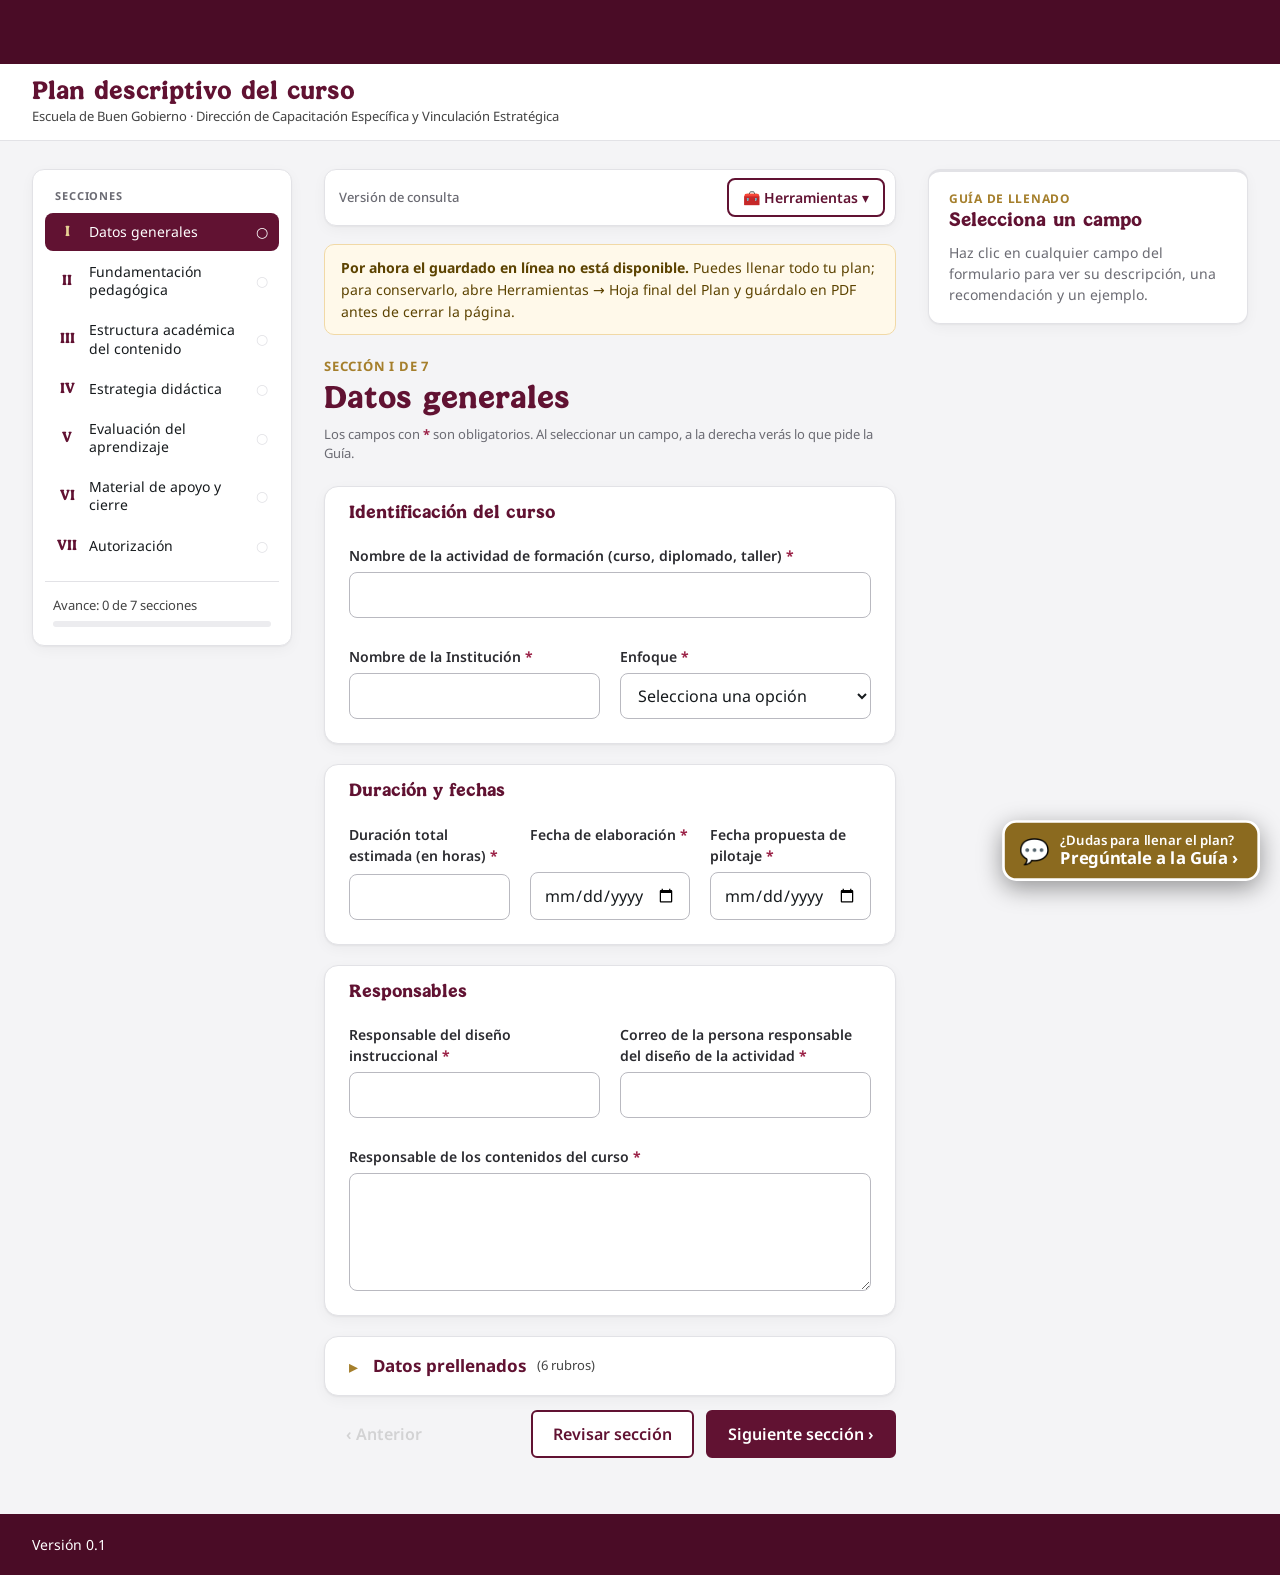
<file: index.html>
<!doctype html>
<html lang="es">
<head>
  <meta charset="utf-8">
  <meta name="viewport" content="width=device-width, initial-scale=1">
  <title>Plan descriptivo del curso</title>
  <link rel="icon" href="favicon.svg" type="image/svg+xml">
  <script src="js/sesion.js"></script>
  <link rel="stylesheet" href="css/estilos.css">
  <script type="module" src="js/app.js"></script>
  <script type="module" src="js/nube.js"></script>
  <script type="module" src="js/asistente.js"></script>
</head>
<body>
  <header class="snd-header">
  </header>

  <div class="barra-titulo">
    <div class="barra-titulo__marca">
      <div>
        <h1>Plan descriptivo del curso</h1>
        <p>Escuela de Buen Gobierno · Dirección de Capacitación Específica y Vinculación Estratégica</p>
      </div>
    </div>
    <span id="estado-guardado" class="estado" role="status" aria-live="polite"></span>
  </div>

  <div class="disposicion">
    <!-- Izquierda: secciones y avance -->
    <nav class="menu" aria-label="Secciones del plan descriptivo">
      <p class="menu__titulo">Secciones</p>
      <ol id="menu-secciones" class="menu__lista"></ol>
      <div class="avance">
        <p class="avance__texto" id="avance-texto"></p>
        <div class="avance__barra" aria-hidden="true"><div class="avance__relleno" id="avance-relleno"></div></div>
      </div>
    </nav>

    <!-- Centro: formulario de la sección -->
    <main class="contenido" aria-labelledby="titulo-seccion">
      <!-- Barra fija: folio, semáforo, guardar y enviar a la DCEVE (public/js/nube.js) -->
      <div id="barra-plan" class="barra-plan">
        <span id="barra-estado" class="barra-plan__estado"></span>
        <span id="barra-mensaje" class="barra-plan__mensaje" role="status" aria-live="polite"></span>
        <details id="herramientas" class="herramientas">
          <summary class="boton boton--secundario">🧰 Herramientas ▾</summary>
          <div class="herramientas__menu">
            <button type="button" id="menu-video" class="menu__video">
              <span class="menu__video-icono" aria-hidden="true">▶</span>
              <span>Video tutorial<small>Cómo usar la plataforma · 8 min</small></span>
            </button>
            <a href="plan.html" id="menu-hoja" class="menu__video" target="_blank" rel="noopener">
              <span class="menu__video-icono" aria-hidden="true">▤</span>
              <span>Hoja final del Plan<small>Ver, imprimir o guardar en PDF</small></span>
            </a>
            <button type="button" id="menu-abrir" class="menu__video">
              <span class="menu__video-icono" aria-hidden="true">✎</span>
              <span>Modificar un plan guardado<small>Con tu folio y tu correo</small></span>
            </button>
          </div>
        </details>
        <button type="button" id="barra-guardar" class="boton boton--primario">💾 Guardar mi plan</button>
        <button type="button" id="barra-enviar" class="boton boton--secundario" hidden>📤 Enviar a la DCEVE</button>
      </div>
      <p id="aviso-plan" class="aviso-plan" hidden></p>
      <!-- Vista del video tutorial -->
      <section id="vista-video" class="video" hidden aria-labelledby="titulo-video">
        <p class="contenido__seccion">Video tutorial</p>
        <h2 id="titulo-video">Cómo usar la plataforma del Plan descriptivo</h2>
        <div class="video__marco">
          <video id="reproductor" controls preload="metadata" playsinline></video>
        </div>
        <p class="video__ahora" id="capitulo-actual" aria-live="polite"></p>
        <button type="button" id="volver-seccion" class="boton boton--secundario">‹ Volver al formulario</button>
      </section>

      <!-- Vista del formulario de una sección -->
      <div id="vista-seccion">
      <div class="contenido__cabeza">
        <div>
          <p class="contenido__seccion" id="numero-seccion"></p>
          <h2 id="titulo-seccion"></h2>
        </div>
      </div>
      <p class="contenido__ayuda">Los campos con <span class="obligatorio">*</span> son obligatorios. Al seleccionar un campo, a la derecha verás lo que pide la Guía.</p>
      <div id="obs-seccion" class="aviso-plan aviso-plan--rojo obs-seccion" hidden></div>
      <form id="formulario" novalidate></form>
      <div class="acciones">
        <button type="button" id="anterior" class="boton boton--fantasma">‹ Anterior</button>
        <span class="acciones__espacio"></span>
        <button type="button" id="revisar" class="boton boton--secundario">Revisar sección</button>
        <button type="button" id="siguiente" class="boton boton--primario">Siguiente sección ›</button>
      </div>
      </div>
    </main>

    <!-- Derecha: Guía del campo activo -->
    <!-- Derecha (vista de video): capítulos -->
    <aside class="capitulos" id="panel-capitulos" hidden aria-labelledby="capitulos-titulo">
      <p class="guia__etiqueta">Capítulos</p>
      <h3 id="capitulos-titulo">Ir a una parte del video</h3>
      <ol id="lista-capitulos" class="capitulos__lista"></ol>
    </aside>

    <aside class="guia" aria-live="polite" aria-labelledby="guia-titulo">
      <p class="guia__etiqueta">Guía de llenado</p>
      <h3 id="guia-titulo">Selecciona un campo</h3>
      <div id="guia-contenido">
        <p class="guia__vacia">Haz clic en cualquier campo del formulario para ver su descripción, una recomendación y un ejemplo.</p>
      </div>
    </aside>
  </div>

  <!-- Ventanita: pedir folio y correo para modificar un plan guardado -->
  <dialog id="dialogo-abrir" class="nube" aria-labelledby="abrir-titulo">
    <div class="nube__cabeza">
      <h2 id="abrir-titulo">Modificar un plan guardado</h2>
      <button type="button" class="nube__cerrar" data-cerrar aria-label="Cerrar">×</button>
    </div>
    <form id="abrir-form" class="nube__parte entrada__form" novalidate>
      <label for="abrir-folio" class="entrada__etiqueta">Folio</label>
      <input type="text" id="abrir-folio" class="entrada__campo nube__folio-entrada" placeholder="PD-XXXXXXXX" autocomplete="off" spellcheck="false" maxlength="11">
      <label for="abrir-correo" class="entrada__etiqueta">Correo del responsable del diseño</label>
      <p class="entrada__ayuda" id="abrir-correo-ayuda">El mismo que escribiste en «Datos generales».</p>
      <input type="email" id="abrir-correo" class="entrada__campo" placeholder="correo@ejemplo.gob.mx" autocomplete="email" aria-describedby="abrir-correo-ayuda">
      <button type="submit" id="abrir-entrar" class="boton boton--primario boton--grande">Abrir mi plan</button>
      <p class="entrada__ayuda">Tu plan se abrirá en otra pestaña.</p>
      <p id="abrir-mensaje" class="pantalla__mensaje" role="status" aria-live="polite"></p>
    </form>
  </dialog>

  <!-- Ventanita: el folio en grande la primera vez que se guarda -->
  <dialog id="dialogo-folio" class="nube" aria-labelledby="folio-titulo">
    <div class="nube__cabeza">
      <h2 id="folio-titulo">✓ Plan guardado</h2>
      <button type="button" class="nube__cerrar" data-cerrar aria-label="Cerrar">×</button>
    </div>
    <div class="nube__parte nube__folio-vista">
      <p>Tu folio es:</p>
      <p id="folio-grande" class="nube__folio-grande"></p>
      <p>Anótalo junto con tu correo. Los necesitas para volver a abrir tu plan y modificarlo.</p>
      <div class="nube__botones nube__botones--centro">
        <button type="button" id="folio-copiar" class="boton boton--secundario">Copiar folio</button>
        <button type="button" class="boton boton--primario" data-cerrar>Listo</button>
      </div>
    </div>
  </dialog>

  <!-- Ventanita: confirmar el envío a la DCEVE -->
  <dialog id="dialogo-enviar" class="nube" aria-labelledby="enviar-titulo">
    <div class="nube__cabeza">
      <h2 id="enviar-titulo">Enviar a la DCEVE</h2>
      <button type="button" class="nube__cerrar" data-cerrar aria-label="Cerrar">×</button>
    </div>
    <div class="nube__parte">
      <p>Mientras la DCEVE revisa tu plan <strong>no podrás modificarlo</strong>. ¿Ya terminaste?</p>
      <div class="nube__botones">
        <button type="button" id="enviar-si" class="boton boton--primario">Sí, enviar a la DCEVE</button>
        <button type="button" class="boton boton--secundario" data-cerrar>Cancelar</button>
      </div>
      <p id="enviar-mensaje" class="pantalla__mensaje" role="status" aria-live="polite"></p>
    </div>
  </dialog>

  <!-- "Pregúntale a la Guía": responde solo con el texto de la Guía de llenado (public/js/asistente.js) -->
  <button type="button" id="asistente-abrir" class="asistente-abrir" aria-controls="asistente" aria-expanded="false">
    <span class="asistente-abrir__icono" aria-hidden="true">💬</span>
    <span class="asistente-abrir__texto"><small>¿Dudas para llenar el plan?</small><strong>Pregúntale a la Guía ›</strong></span>
  </button>
  <section id="asistente" class="asistente" hidden aria-labelledby="asistente-titulo">
    <div class="asistente__cabeza">
      <h2 id="asistente-titulo">Pregúntale a la Guía</h2>
      <button type="button" id="asistente-cerrar" class="nube__cerrar" aria-label="Cerrar">×</button>
    </div>
    <div id="asistente-conversacion" class="asistente__conversacion" role="log" aria-live="polite"></div>
    <form id="asistente-formulario" class="asistente__pie">
      <label for="asistente-pregunta" class="nube__oculto">Escribe tu pregunta</label>
      <input type="text" id="asistente-pregunta" placeholder="Escribe tu pregunta" autocomplete="off" maxlength="300">
      <button type="submit" class="boton boton--primario">Enviar</button>
    </form>
  </section>

  <footer class="snd-footer">
    <span>Versión 0.1</span>
  </footer>
</body>
</html>
</file>
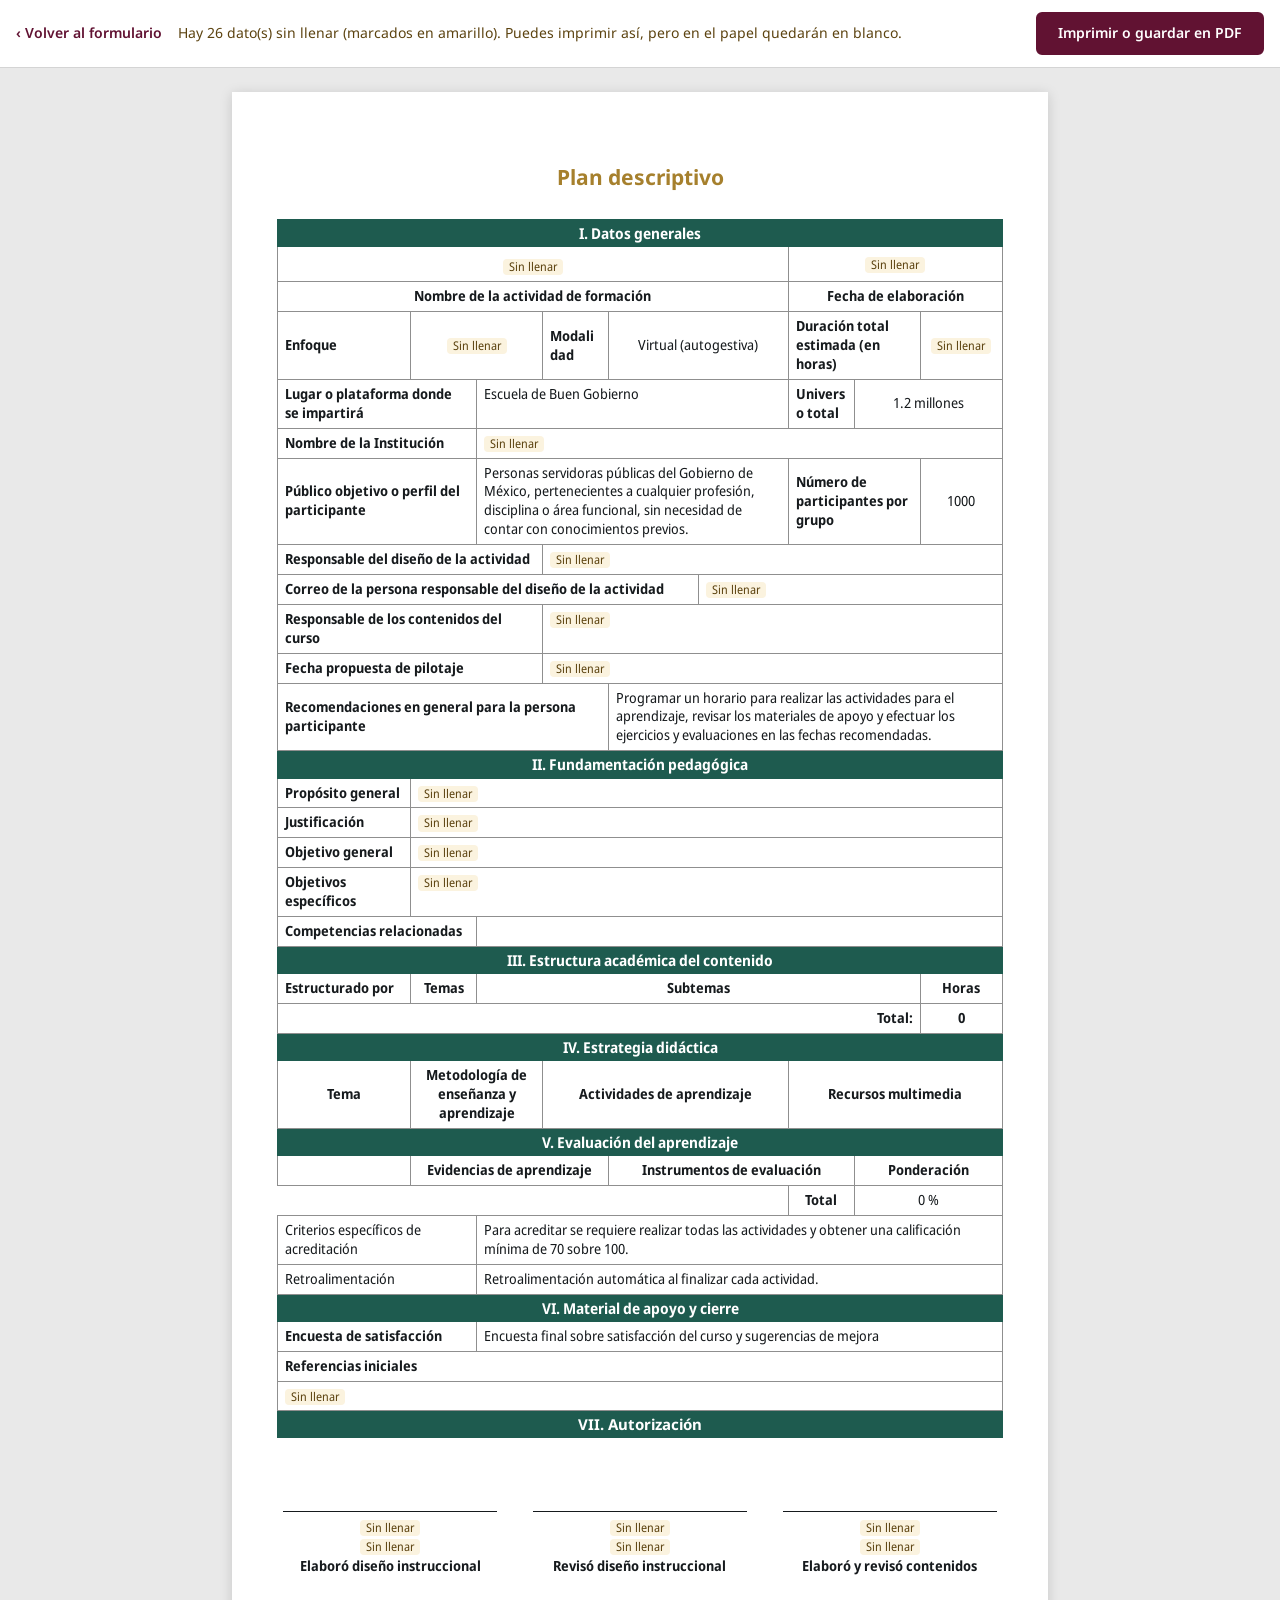
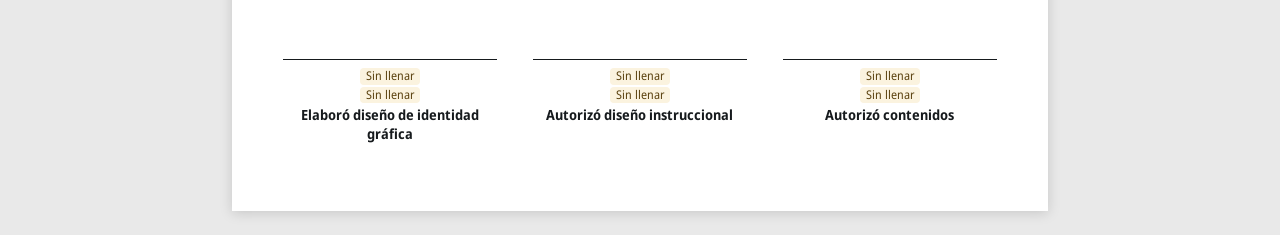
<file: plan.html>
<!doctype html>
<html lang="es">
<head>
  <meta charset="utf-8">
  <meta name="viewport" content="width=device-width, initial-scale=1">
  <title>Plan descriptivo — hoja final</title>
  <link rel="icon" href="favicon.svg" type="image/svg+xml">
  <link rel="stylesheet" href="css/plan.css">
  <script type="module" src="js/plan.js"></script>
</head>
<body>
  <!-- Barra de pantalla (no se imprime) -->
  <div class="herramientas">
    <a href="./" id="volver-formulario" class="herramientas__volver">‹ Volver al formulario</a>
    <p class="herramientas__aviso" id="aviso" role="status"></p>
    <button type="button" id="imprimir" class="herramientas__imprimir">Imprimir o guardar en PDF</button>
  </div>

  <!-- La hoja "Plan descriptivo" del Excel oficial -->
  <main class="hoja" id="hoja" aria-label="Plan descriptivo del curso"></main>
</body>
</html>
</file>
<file: css/estilos.css>
/* Estilos del asistente "Plan descriptivo" — Sistema Nacional de Diseño, paleta guinda (proyecto federal).
   Patria solo en títulos; Noto Sans en todo lo demás. Las fuentes viven en /snd/fuentes (sin internet).
   Disposición: menú de secciones (izquierda) · formulario en bloques (centro) · Guía fija (derecha). */
@font-face { font-family: "Patria"; src: url("../snd/fuentes/Patria_Regular.otf") format("opentype"); font-weight: 400; font-display: swap; }
@font-face { font-family: "Patria"; src: url("../snd/fuentes/Patria_Bold.otf") format("opentype"); font-weight: 700; font-display: swap; }
@font-face { font-family: "Noto Sans"; src: url("../snd/fuentes/NotoSans.ttf") format("truetype"); font-weight: 100 900; font-display: swap; }

:root {
  --guinda-950: #4A0C26;
  --guinda-900: #611232;
  --guinda-700: #9B2247;
  --guinda-50: #FBF6F8;
  --dorado: #A57F2C;
  --dorado-claro: #E6D194;
  --fondo: #F9F9F9;
  --blanco: #FFFFFF;
  --texto: #161A1D;
  --texto-2: #434343;
  --borde: #D4D4D4;
  --foco: #CE92A6;
  --error: #9B0F15;
  --exito: #1E5B4F;
  --menu: 260px;
}

* { box-sizing: border-box; }
/* La página ocupa al menos toda la pantalla: así el pie siempre queda hasta abajo */
body { margin: 0; min-height: 100vh; display: flex; flex-direction: column; background: var(--fondo); color: var(--texto); font-family: "Noto Sans", system-ui, sans-serif; font-size: 16px; line-height: 1.5; }
h1, h2, h3 { font-family: "Patria", Georgia, serif; font-weight: 700; color: var(--guinda-900); line-height: 1.2; }

/* ---------- Encabezado y pie oficiales ---------- */
.snd-header { background: var(--guinda-950); height: 64px; display: flex; align-items: center; padding: 0 32px; }
.snd-header__logo { height: 40px; }
.snd-footer { background: var(--guinda-950); color: var(--blanco); display: flex; align-items: center; justify-content: space-between; padding: 20px 32px; margin-top: auto; font-size: 14px; }
.snd-footer__logo { height: 36px; }

/* ---------- Barra de título (una sola franja) ---------- */
.barra-titulo { background: var(--blanco); border-bottom: 1px solid var(--borde); display: flex; align-items: center; justify-content: space-between; gap: 16px; padding: 14px 32px; }
.barra-titulo__marca { display: flex; align-items: center; gap: 18px; }
.barra-titulo__logo { height: 40px; }
.barra-titulo__separador { width: 1px; height: 40px; background: var(--dorado-claro); }
.barra-titulo h1 { font-size: 24px; margin: 0; }
.barra-titulo p { margin: 0; font-size: 13px; color: var(--texto-2); }
.estado { font-size: 13px; color: var(--exito); background: #EAF3F1; border-radius: 999px; padding: 4px 12px; white-space: nowrap; }
.estado:empty { display: none; }
.estado--alerta { color: var(--error); background: #FBECEC; }

/* ---------- Tres columnas ---------- */
/* Usa casi todo el ancho de la pantalla: el formulario y la Guía crecen (en monitores grandes hasta 2200 px) */
.disposicion { width: 100%; max-width: 2200px; margin: 24px auto 48px; padding: 0 32px; display: grid; grid-template-columns: var(--menu) minmax(560px, 1.6fr) minmax(360px, 1fr); gap: 28px; align-items: start; }

/* Menú de secciones */
.menu { position: sticky; top: 16px; background: var(--blanco); border: 1px solid var(--borde); border-radius: 12px; padding: 16px 12px; }
.menu__titulo { margin: 0 8px 8px; font-size: 12px; font-weight: 700; letter-spacing: .06em; text-transform: uppercase; color: var(--texto-2); }
.menu__lista { list-style: none; margin: 0; padding: 0; }
.menu__boton { width: 100%; display: grid; grid-template-columns: 28px 1fr 18px; align-items: center; gap: 8px; text-align: left; font: inherit; font-size: 14px; color: var(--texto); background: none; border: 0; border-radius: 8px; padding: 9px 8px; cursor: pointer; }
.menu__boton:hover { background: var(--guinda-50); }
.menu__boton:focus-visible { outline: 3px solid var(--foco); }
.menu__num { font-family: "Patria", serif; font-weight: 700; color: var(--guinda-900); text-align: center; }
.menu__estado { font-size: 14px; text-align: center; color: var(--borde); }
.menu__item--activo .menu__boton { background: var(--guinda-900); color: var(--blanco); }
.menu__item--activo .menu__num { color: var(--dorado-claro); }
.menu__item--completo .menu__estado { color: var(--exito); }
.menu__item--activo .menu__estado { color: var(--blanco); }
.menu__item--pendiente .menu__boton { color: #8F8F8F; cursor: default; }
.menu__item--pendiente .menu__boton:hover { background: none; }
.avance { border-top: 1px solid var(--borde); margin-top: 12px; padding: 12px 8px 0; }
.avance__texto { margin: 0 0 6px; font-size: 13px; color: var(--texto-2); }
.avance__barra { height: 8px; background: #EEE; border-radius: 999px; overflow: hidden; }
.avance__relleno { height: 100%; width: 0; background: var(--guinda-900); transition: width .3s; }

/* Contenido central */
.contenido__seccion { margin: 0; font-size: 13px; font-weight: 700; letter-spacing: .06em; text-transform: uppercase; color: var(--dorado); }
.contenido h2 { font-size: 30px; margin: 2px 0 6px; }
.contenido__ayuda { margin: 0 0 18px; color: var(--texto-2); font-size: 14px; }
.obligatorio { color: var(--guinda-700); font-weight: 700; }

.bloque { background: var(--blanco); border: 1px solid var(--borde); border-radius: 12px; margin-bottom: 16px; }
.bloque__titulo { display: flex; align-items: center; gap: 10px; margin: 0; padding: 14px 20px; border-bottom: 1px solid #EEE; font-size: 16px; font-weight: 700; color: var(--guinda-900); }
.bloque__cuerpo { display: grid; grid-template-columns: repeat(6, minmax(0, 1fr)); gap: 4px 16px; padding: 14px 20px 6px; }
.bloque__nota { grid-column: 1 / -1; margin: 0 0 6px; font-size: 14px; color: var(--texto-2); }
details.bloque > summary { list-style: none; cursor: pointer; }
details.bloque > summary::-webkit-details-marker { display: none; }
details.bloque > summary::before { content: "▸"; color: var(--dorado); transition: transform .15s; }
details.bloque[open] > summary::before { transform: rotate(90deg); }
details.bloque:not([open]) > summary { border-bottom: 0; }
.bloque__contador { font-weight: 400; font-size: 13px; color: var(--texto-2); }

.campo { grid-column: span 6; display: flex; flex-direction: column; padding: 8px 10px 12px; margin: 0 -10px; border-radius: 8px; transition: background .15s; }
.campo--3 { grid-column: span 3; }
.campo--2 { grid-column: span 2; }
.campo--activo { background: var(--guinda-50); }
.campo label { display: block; font-weight: 600; font-size: 14px; margin-bottom: auto; padding-bottom: 6px; }   /* empuja la casilla abajo: quedan parejas en el renglón */
.campo input, .campo select, .campo textarea { width: 100%; font: inherit; color: var(--texto); background: var(--blanco); border: 1px solid #8F8F8F; border-radius: 6px; padding: 9px 12px; }
.campo textarea { min-height: 96px; resize: vertical; }
.campo input:focus, .campo select:focus, .campo textarea:focus { outline: 3px solid var(--foco); outline-offset: 1px; border-color: var(--guinda-900); }
.campo input[readonly] { background: #F3F3F3; color: var(--texto-2); }
.campo--error input, .campo--error select, .campo--error textarea { border-color: var(--error); border-width: 2px; }
.campo__error { color: var(--error); font-size: 13px; margin: 4px 0 0; }

.acciones { display: flex; align-items: center; gap: 12px; flex-wrap: wrap; margin-top: 8px; }
.acciones__espacio { flex: 1; }
.boton { font: inherit; font-weight: 600; border-radius: 6px; padding: 10px 20px; cursor: pointer; border: 2px solid var(--guinda-900); }
.boton:focus-visible { outline: 3px solid var(--foco); outline-offset: 2px; }
.boton--primario { background: var(--guinda-900); color: var(--blanco); }
.boton--primario:hover { background: var(--guinda-950); }
.boton--secundario { background: var(--blanco); color: var(--guinda-900); }
.boton--fantasma { background: none; border-color: transparent; color: var(--guinda-900); }
.boton:disabled { background: #DDDDDD; border-color: #DDDDDD; color: #AAAAAA; cursor: not-allowed; }
.boton--fantasma:disabled { background: none; border-color: transparent; }

/* Guía */
/* La Guía se desliza hasta quedar a la altura del campo seleccionado (app.js le pone margin-top) */
.guia { position: relative; background: var(--blanco); border: 1px solid var(--borde); border-top: 4px solid var(--dorado); border-radius: 12px; padding: 20px 22px; transition: margin-top .35s ease; }
.guia--con-flecha::before { content: ""; position: absolute; left: -9px; top: var(--flecha, 28px); width: 16px; height: 16px; background: var(--blanco); border-left: 1px solid var(--borde); border-bottom: 1px solid var(--borde); transform: rotate(45deg); transition: top .35s ease; }
.guia__etiqueta { margin: 0 0 2px; font-size: 12px; font-weight: 700; letter-spacing: .06em; text-transform: uppercase; color: var(--dorado); }
.guia h3 { font-size: 20px; margin: 0 0 14px; }
.guia__vacia { color: var(--texto-2); margin: 0; }
.guia__bloque { margin-bottom: 16px; }
.guia__bloque h4 { margin: 0 0 4px; font-size: 14px; color: var(--guinda-900); }
.guia__bloque p { margin: 0; white-space: pre-line; font-size: 15px; }
.guia__bloque p { overflow-wrap: anywhere; }   /* enlaces largos (ej. referencias APA) no se salen del panel */
.guia__ejemplo { background: var(--fondo); border-left: 4px solid var(--dorado); padding: 10px 14px; border-radius: 6px; }
.guia__aviso { background: #FBF3DF; border-radius: 6px; padding: 10px 12px; font-size: 14px; margin: 0 0 14px; }

/* ---------- Pantallas más chicas ---------- */
@media (max-width: 1200px) {
  .disposicion { grid-template-columns: var(--menu) minmax(0, 1fr); }
  .guia { grid-column: 2; margin-top: 0 !important; }
  .guia--con-flecha::before { display: none; }
}
@media (max-width: 800px) {
  .disposicion { grid-template-columns: 1fr; }
  .menu { position: static; }
  .guia { grid-column: auto; }
  .campo--3, .campo--2 { grid-column: span 6; }
  .barra-titulo { flex-wrap: wrap; padding: 12px 16px; }
  .barra-titulo p { display: none; }
}

/* ---------- Lista de temas (objetivos específicos y otros rubros por tema) ---------- */
fieldset.campo { border: 0; min-width: 0; }
.temas legend { font-weight: 600; font-size: 14px; padding: 0; margin-bottom: 2px; }
.temas__ayuda { margin: 0 0 10px; font-size: 13px; color: var(--texto-2); }
.temas__lista { list-style: none; margin: 0 0 10px; padding: 0; display: grid; gap: 10px; }
.temas__item { display: grid; grid-template-columns: 74px minmax(0, 1fr) 76px; gap: 10px; align-items: start; }   /* la 3.ª columna (Quitar) siempre reservada: casillas parejas */
.temas__etiqueta { font-family: "Patria", serif; font-weight: 700; color: var(--guinda-900); padding-top: 9px; margin: 0 !important; }
.temas__item textarea { min-height: 64px; }
.temas__quitar { padding: 8px 10px; font-size: 14px; }
.temas__agregar { align-self: flex-start; padding: 8px 16px; font-size: 14px; }

/* ---------- Sección III: una tarjeta por tema ---------- */
.detalle { gap: 14px; }
.tema { border: 1px solid var(--borde); border-left: 4px solid var(--guinda-900); border-radius: 10px; padding: 14px 16px; background: var(--blanco); }
.tema.campo--activo { background: var(--guinda-50); }
.tema__titulo { margin: 0 0 4px; font-family: "Patria", serif; font-size: 17px; color: var(--guinda-900); }
.tema__objetivo { margin: 0 0 12px; font-size: 14px; color: var(--texto-2); }
.tema__fila { display: grid; grid-template-columns: minmax(0, 1fr) 130px; gap: 16px; margin-bottom: 10px; }
.tema label, .tema__subtitulo { display: block; font-weight: 600; font-size: 14px; margin: 0 0 6px; }
.tema textarea, .tema input { width: 100%; font: inherit; border: 1px solid #8F8F8F; border-radius: 6px; padding: 9px 12px; background: var(--blanco); }
.tema textarea:focus, .tema input:focus { outline: 3px solid var(--foco); outline-offset: 1px; border-color: var(--guinda-900); }
.tema__subtemas { list-style: none; margin: 0 0 10px; padding: 0; display: grid; gap: 8px; }
.tema__subtema { display: grid; grid-template-columns: 52px minmax(0, 1fr) 76px; gap: 10px; align-items: center; }
.tema__subtema .temas__etiqueta { padding-top: 0; }
.subcampo--error { border-color: var(--error) !important; border-width: 2px !important; }
.detalle__resumen { margin: 0; padding: 10px 14px; border-radius: 8px; background: var(--fondo); font-size: 14px; }
.detalle__resumen--ok { background: #EAF3F1; color: var(--exito); }
.detalle__resumen--aviso { background: #FBF3DF; color: #5C4310; }
.detalle__vacio { border: 1px dashed var(--borde); border-radius: 10px; padding: 18px; text-align: center; }
.detalle__vacio p { margin: 0 0 12px; color: var(--texto-2); }

/* ---------- Sección IV: listas por tema ---------- */
.tema__opciones { display: grid; gap: 14px; }
.tema__eleccion { display: grid; gap: 12px; }
.tema__eleccion--2 { grid-template-columns: repeat(2, minmax(0, 1fr)); }
.tema select { width: 100%; font: inherit; border: 1px solid #8F8F8F; border-radius: 6px; padding: 9px 12px; background: var(--blanco); }
.tema select:focus { outline: 3px solid var(--foco); outline-offset: 1px; border-color: var(--guinda-900); }
.tema__opciones--linea { grid-template-columns: minmax(0, 1fr) minmax(0, 1fr) 150px; align-items: end; }   /* sección V: evidencia, instrumento y % en un renglón */
.tema--extra { border-left-color: var(--dorado-claro); border-style: dashed; border-left-style: solid; }
@media (max-width: 700px) { .tema__eleccion--2, .tema__opciones--linea { grid-template-columns: minmax(0, 1fr); } }

/* ---------- Video tutorial ---------- */
.menu__video { width: 100%; display: flex; align-items: center; gap: 10px; text-align: left; font: inherit; font-weight: 600; font-size: 14px; color: var(--guinda-900); background: #FBF3DF; border: 1px solid var(--dorado-claro); border-radius: 10px; padding: 10px; margin-bottom: 14px; cursor: pointer; }
.menu__video small { display: block; font-weight: 400; font-size: 12px; color: var(--texto-2); }
a.menu__video { text-decoration: none; }   /* botón "Hoja final del Plan" (es un enlace) */
.menu__video:hover { background: #F6EACB; }
.menu__video:focus-visible { outline: 3px solid var(--foco); }
.menu__video--activo { background: var(--guinda-900); border-color: var(--guinda-900); color: var(--blanco); }
.menu__video--activo small { color: var(--dorado-claro); }
.menu__video-icono { display: grid; place-items: center; width: 30px; height: 30px; border-radius: 50%; background: var(--guinda-900); color: var(--blanco); font-size: 12px; flex: none; }
.menu__video--activo .menu__video-icono { background: var(--dorado); }

.contenido__cabeza { display: flex; align-items: flex-end; justify-content: space-between; gap: 16px; flex-wrap: wrap; }
.boton--video { background: #FBF3DF; border-color: var(--dorado-claro); color: var(--guinda-900); font-size: 14px; padding: 8px 14px; margin-bottom: 8px; }
.boton--video:hover { background: #F6EACB; }

.video h2 { font-size: 30px; margin: 2px 0 14px; }
.video__marco { background: #000; border-radius: 12px; overflow: hidden; aspect-ratio: 16 / 9; box-shadow: 0 10px 30px rgba(74, 12, 38, .18); }
.video__marco video { width: 100%; height: 100%; display: block; }
.video__ahora { margin: 14px 0; font-size: 15px; color: var(--texto-2); }
.video__ahora strong { color: var(--guinda-900); }

.capitulos { background: var(--blanco); border: 1px solid var(--borde); border-top: 4px solid var(--dorado); border-radius: 12px; padding: 20px 22px; position: sticky; top: 16px; max-height: calc(100vh - 32px); overflow: auto; }
.capitulos h3 { font-size: 20px; margin: 0 0 12px; }
.capitulos__lista { list-style: none; margin: 0; padding: 0; }
.capitulos__parte { margin: 14px 0 4px; font-size: 12px; font-weight: 700; letter-spacing: .05em; text-transform: uppercase; color: var(--dorado); }
.capitulos__boton { width: 100%; display: grid; grid-template-columns: 52px 1fr; gap: 8px; text-align: left; font: inherit; font-size: 14px; color: var(--texto); background: none; border: 0; border-radius: 8px; padding: 8px; cursor: pointer; }
.capitulos__boton:hover { background: var(--guinda-50); }
.capitulos__boton:focus-visible { outline: 3px solid var(--foco); }
.capitulos__tiempo { font-variant-numeric: tabular-nums; color: var(--texto-2); }
.capitulos__boton--actual { background: var(--guinda-900); color: var(--blanco); }
.capitulos__boton--actual .capitulos__tiempo { color: var(--dorado-claro); }
@media (max-width: 1200px) { .capitulos { grid-column: 2; position: static; max-height: none; } }
@media (max-width: 800px) { .capitulos { grid-column: auto; } }

/* ---------- Ventana "Guardar en la nube" ---------- */
.nube { max-height: calc(100vh - 32px); overflow: auto; width: min(560px, calc(100vw - 32px)); border: 0; border-radius: 12px; padding: 0; box-shadow: 0 20px 60px rgba(0, 0, 0, .35); color: var(--texto); }
.nube::backdrop { background: rgba(22, 26, 29, .55); }
.nube__cabeza { display: flex; align-items: center; justify-content: space-between; gap: 12px; padding: 16px 20px; background: var(--guinda-900); }
.nube__cabeza h2 { margin: 0; color: var(--blanco); font-size: 20px; }
.nube__cerrar { font: inherit; font-size: 26px; line-height: 1; color: var(--blanco); background: none; border: 0; cursor: pointer; padding: 0 4px; }
.nube__cerrar:focus-visible { outline: 3px solid var(--foco); }
.nube__estado { margin: 16px 20px 0; padding: 12px 14px; border-radius: 8px; background: var(--fondo); border: 1px solid var(--borde); font-size: 14px; }
.nube__estado p { margin: 0; }
.nube__estado p + p { margin-top: 6px; }
.nube__estado strong.nube__folio-num { font-size: 17px; letter-spacing: .04em; }
.nube__observaciones { background: #FBEAEA; border-radius: 6px; padding: 8px 10px; color: #6B1015; white-space: pre-line; }
.nube__botones { display: flex; gap: 10px; flex-wrap: wrap; }
.nube__nota { margin: 10px 0 0 !important; font-size: 13px !important; color: var(--texto-2); }
.nube__dceve summary { font-family: "Patria", Georgia, serif; font-weight: 700; color: var(--guinda-900); cursor: pointer; font-size: 16px; }
.nube__dceve[open] summary { margin-bottom: 8px; }
.nube__dceve select, .nube__dceve textarea { width: 100%; font: inherit; border: 1px solid #8F8F8F; border-radius: 6px; padding: 9px 12px; margin-bottom: 10px; background: var(--blanco); }
.nube__dceve select:focus, .nube__dceve textarea:focus { outline: 3px solid var(--foco); outline-offset: 1px; border-color: var(--guinda-900); }
.nube__etiqueta { display: block; font-weight: 600; font-size: 14px; margin: 12px 0 6px; }
/* semáforo */
.semaforo { display: inline-flex; align-items: center; gap: 6px; font-weight: 600; }
.semaforo::before { content: ""; width: 12px; height: 12px; border-radius: 50%; border: 1px solid rgba(0, 0, 0, .25); background: #BDBDBD; flex: none; }
.semaforo--revision::before { background: #E5B800; }
.semaforo--observaciones::before { background: #C62828; }
.semaforo--autorizado::before { background: #2E7D32; }
.nube__parte { padding: 14px 20px; border-bottom: 1px solid var(--borde); }
.nube__parte h3 { margin: 0 0 8px; font-size: 17px; }
.nube__parte p { margin: 0 0 10px; font-size: 14px; }
.nube__recuperar { display: flex; gap: 10px; flex-wrap: wrap; }
.nube__recuperar input { flex: 1 1 140px; min-width: 0; font: inherit; border: 1px solid #8F8F8F; border-radius: 6px; padding: 9px 12px; }
.nube__folio-entrada { text-transform: uppercase; letter-spacing: .04em; }
.nube__recuperar input:focus { outline: 3px solid var(--foco); outline-offset: 1px; border-color: var(--guinda-900); }
.nube__mensaje { margin: 0; padding: 12px 20px 16px; font-size: 14px; min-height: 1.5em; }
.nube__mensaje--ok { color: var(--exito); }
.nube__mensaje--error { color: var(--error); }
.nube__oculto { position: absolute; width: 1px; height: 1px; overflow: hidden; clip: rect(0 0 0 0); }
/* Ventana simplificada: botón grande, folio en grande y enlace "Ábrelo aquí" */
.boton--grande { font-size: 17px; padding: 13px 22px; }
.boton:disabled { opacity: .45; cursor: not-allowed; }
.nube__intro { margin: 0 0 14px !important; font-size: 15px !important; }
.nube__estado { margin: 0 0 14px; }
.nube__folio-vista { text-align: center; }
.nube__folio-vista p { font-size: 15px; }
.nube__folio-grande { margin: 4px 0 12px !important; font-size: 34px !important; font-weight: 700; letter-spacing: .06em; color: var(--guinda-900); }
.nube__botones--centro { justify-content: center; }
.nube__enlace { margin: 0; }
.nube__boton-enlace { font: inherit; font-size: 15px; font-weight: 600; color: var(--guinda-900); background: none; border: 0; padding: 0; cursor: pointer; text-decoration: underline; text-underline-offset: 3px; }
.nube__boton-enlace:focus-visible { outline: 3px solid var(--foco); outline-offset: 2px; }

/* ---------- "Pregúntale a la Guía" (botón fijo abajo a la derecha y su ventana) ---------- */
/* Dorado oscuro (no guinda) para que se distinga del encabezado, el menú y el pie; letra blanca con contraste 5:1 */
.asistente-abrir { position: fixed; right: 20px; bottom: 20px; z-index: 40; display: flex; align-items: center; gap: 12px; min-height: 64px; font: inherit; text-align: left; background: #8B6A1F; color: var(--blanco); border: 3px solid var(--blanco); border-radius: 16px; padding: 10px 22px 10px 16px; cursor: pointer; box-shadow: 0 8px 28px rgba(0, 0, 0, .4); animation: asistente-brillo 1.4s ease-in-out 3; }
.asistente-abrir:hover { background: #73571A; }
.asistente-abrir:focus-visible { outline: 3px solid var(--guinda-900); outline-offset: 3px; }
.asistente-abrir__icono { font-size: 28px; line-height: 1; }
.asistente-abrir__texto { display: flex; flex-direction: column; line-height: 1.25; }
.asistente-abrir__texto small { font-size: 15px; font-weight: 600; }
.asistente-abrir__texto strong { font-size: 19px; font-weight: 700; }
/* Brilla 3 veces al abrir la página para que se note (no se mueve si la persona pidió menos animación) */
@keyframes asistente-brillo { 50% { box-shadow: 0 8px 28px rgba(0, 0, 0, .4), 0 0 0 10px rgba(230, 209, 148, .75); } }
@media (prefers-reduced-motion: reduce) { .asistente-abrir { animation: none; } }
.asistente { position: fixed; right: 20px; bottom: 100px; z-index: 41; width: min(420px, calc(100vw - 40px)); height: min(600px, calc(100vh - 130px)); display: flex; flex-direction: column; background: var(--blanco); border-radius: 12px; box-shadow: 0 20px 60px rgba(0, 0, 0, .35); overflow: hidden; }
.asistente[hidden] { display: none; }
.asistente__cabeza { background: var(--guinda-900); color: var(--blanco); display: flex; align-items: center; justify-content: space-between; padding: 12px 16px; }
.asistente__cabeza h2 { margin: 0; font-size: 18px; color: var(--blanco); }
.asistente__conversacion { flex: 1; overflow-y: auto; padding: 14px; display: flex; flex-direction: column; gap: 10px; background: var(--fondo); }
.asistente__msj { border-radius: 10px; padding: 10px 12px; font-size: 15px; max-width: 92%; }
.asistente__msj p { margin: 0 0 6px; }
.asistente__msj p:last-child { margin-bottom: 0; }
.asistente__msj--persona { align-self: flex-end; background: var(--guinda-900); color: var(--blanco); }
.asistente__msj--guia { align-self: flex-start; background: var(--blanco); border: 1px solid var(--borde); }
.asistente__msj .guia__bloque { margin-bottom: 10px; }
.asistente__rubro strong { display: block; color: var(--guinda-900); }
.asistente__rubro small { color: var(--texto-2); }
.asistente__ir { padding: 6px 14px; font-size: 14px; }
.asistente__tambien { margin-top: 10px !important; font-size: 14px; color: var(--texto-2); }
.asistente__chips { display: flex; flex-wrap: wrap; gap: 6px; }
.asistente__chip { font: inherit; font-size: 14px; background: var(--guinda-50); color: var(--guinda-900); border: 1px solid var(--foco); border-radius: 999px; padding: 4px 12px; cursor: pointer; text-align: left; }
.asistente__chip:hover { background: #F3E4EA; }
.asistente__opcion { font-size: 14px; background: var(--fondo); border: 1px solid var(--borde); border-radius: 999px; padding: 4px 12px; }
.asistente__donde { font-size: 14px; color: var(--texto-2); }
.asistente__pie { display: flex; gap: 8px; padding: 10px; border-top: 1px solid var(--borde); }
.asistente__pie input { flex: 1; min-width: 0; font: inherit; padding: 8px 10px; border: 1px solid var(--borde); border-radius: 6px; }
.asistente__pie input:focus { outline: 3px solid var(--foco); border-color: var(--guinda-700); }
.asistente__pie .boton { padding: 8px 14px; }
@media (max-width: 600px) {
  .asistente { inset: 0; width: auto; height: auto; border-radius: 0; }
  .asistente-abrir { right: 12px; bottom: 12px; padding: 8px 16px 8px 12px; }
}

/* ---------- Pantallas: entrada (folio + correo), Mi plan y formulario (public/js/sesion.js y nube.js) ---------- */
.pantalla { display: none; padding: 40px 16px 56px; }
#estado-guardado { display: none; }
.tarjeta { max-width: 620px; margin: 0 auto; background: var(--blanco); border: 1px solid var(--borde); border-radius: 12px; padding: 32px; box-shadow: 0 6px 24px rgba(0, 0, 0, .06); }
.tarjeta h2 { margin: 0 0 20px; font-size: 26px; color: var(--guinda-900); }
.entrada__form { display: flex; flex-direction: column; }
.entrada__etiqueta { font-weight: 700; font-size: 16px; margin: 10px 0 6px; }
.entrada__ayuda { margin: -2px 0 6px; font-size: 14px; color: var(--texto-2); }
.entrada__campo { font: inherit; font-size: 18px; border: 1px solid #8F8F8F; border-radius: 8px; padding: 12px 14px; margin-bottom: 8px; }
.entrada__campo:focus { outline: 3px solid var(--foco); outline-offset: 1px; border-color: var(--guinda-900); }
.entrada__form .boton--grande { margin-top: 14px; }
.entrada__o { display: flex; align-items: center; gap: 12px; margin: 24px 0; color: var(--texto-2); }
.entrada__o::before, .entrada__o::after { content: ""; flex: 1; border-top: 1px solid var(--borde); }
.entrada__nuevo { width: 100%; }
.pantalla__etiqueta { margin: 0 0 4px; font-size: 13px; font-weight: 700; letter-spacing: .08em; text-transform: uppercase; color: var(--texto-2); }
.pantalla__mensaje { margin: 14px 0 0; min-height: 1.4em; font-size: 15px; }
.mensaje--ok { color: var(--exito); }
.mensaje--error { color: var(--error); }
.miplan__recien { margin: 0 0 20px; padding: 18px; border-radius: 10px; background: #EEF6F1; border: 1px solid #B9DBC6; text-align: center; }
.miplan__recien p { margin: 0 0 6px; font-size: 15px; }
.miplan__folio-grande { font-size: 34px !important; font-weight: 700; letter-spacing: .06em; color: var(--guinda-900); margin: 4px 0 8px !important; }
.miplan__datos { margin: 0 0 14px; font-size: 17px; }
.miplan__separador { margin: 0 10px; color: var(--texto-2); }
.miplan__observaciones { margin: 0 0 14px; padding: 12px 14px; border-radius: 8px; background: #FBEAEA; color: #6B1015; white-space: pre-line; font-size: 15px; }
.miplan__aviso { margin: 0 0 14px; padding: 12px 14px; border-radius: 8px; background: #FFF6DF; color: #5C4300; font-size: 15px; }
.miplan__botones { display: grid; grid-template-columns: 1fr 1fr; gap: 12px; }
.miplan__botones .boton { text-align: center; text-decoration: none; }
.miplan__botones .boton[hidden] { display: none; }
.miplan__confirmar { margin-top: 18px; padding: 16px; border-radius: 10px; border: 2px solid var(--guinda-900); }
.miplan__confirmar p { margin: 0 0 12px; font-size: 15px; }
.barra-plan { position: sticky; top: 0; z-index: 5; display: flex; align-items: center; gap: 12px; flex-wrap: wrap; margin: 0 0 16px; padding: 10px 12px; background: var(--blanco); border: 1px solid var(--borde); border-radius: 10px; box-shadow: 0 4px 14px rgba(0, 0, 0, .06); }
.barra-plan__mensaje { flex: 1; font-size: 14px; min-width: 120px; }
@media (max-width: 560px) {
  .tarjeta { padding: 22px 18px; }
  .miplan__botones { grid-template-columns: 1fr; }
}

/* Página de revisión de la DCEVE */
.pantalla--visible { display: block; }
.rev__linea { border: 0; border-top: 1px solid var(--borde); margin: 26px 0 20px; }
.rev__ver { display: block; text-align: center; text-decoration: none; margin: 4px 0 18px; }
.rev__opciones { display: flex; flex-direction: column; gap: 8px; margin-bottom: 6px; }
.rev__opcion { display: flex; gap: 10px; align-items: center; padding: 10px 12px; border: 1px solid var(--borde); border-radius: 8px; cursor: pointer; font-size: 15px; }
.rev__opcion:has(input:checked) { border-color: var(--guinda-900); background: #F7EEF1; }
/* Barra del formulario, aviso del estado y plan bloqueado (en revisión o autorizado) */
.barra-plan__estado { font-size: 15px; }
.aviso-plan { margin: 0 0 16px; padding: 12px 14px; border-radius: 8px; background: #FFF6DF; color: #5C4300; font-size: 15px; white-space: pre-line; }
.aviso-plan--rojo { background: #FBEAEA; color: #6B1015; }
.plan-bloqueado #formulario { pointer-events: none; opacity: .75; }
.plan-bloqueado #formulario input, .plan-bloqueado #formulario textarea, .plan-bloqueado #formulario select { background: #F4F4F4; }
.entrada__form .entrada__ayuda { margin-top: 2px; }
dialog .entrada__form { padding-bottom: 6px; }

/* Revisión DCEVE: lista y plan por secciones */
.tarjeta--ancha { max-width: 920px; }
.rev__cabeza { display: flex; justify-content: space-between; align-items: center; gap: 12px; }
.rev__cabeza h2 { margin: 0; }
.rev__lista { display: flex; flex-direction: column; gap: 8px; margin-top: 14px; }
.rev__fila { display: grid; grid-template-columns: 190px 1fr auto; gap: 12px; align-items: center; padding: 12px 14px; border: 1px solid var(--borde); border-radius: 8px; }
.rev__fila--pendiente { border-color: #D9B44A; background: #FFFBEF; }
.rev__fila small { display: block; color: var(--texto-2); }
.rev__seccion { margin: 18px 0; border: 1px solid var(--borde); border-radius: 10px; overflow: hidden; }
.rev__seccion h3 { margin: 0; padding: 12px 16px; background: var(--fondo); font-size: 17px; color: var(--guinda-900); }
.rev__campos { margin: 0; padding: 12px 16px; display: grid; grid-template-columns: minmax(160px, 34%) 1fr; gap: 6px 16px; font-size: 14px; }
.rev__campos dt { font-weight: 600; color: var(--texto-2); }
.rev__campos dd { margin: 0; white-space: pre-line; overflow-wrap: anywhere; }
.rev__campos .rev__vacio { color: var(--error); font-style: italic; }
.rev__obs { padding: 12px 16px 16px; background: #FDF5F6; border-top: 1px solid var(--borde); }
.rev__obs label { display: block; font-weight: 700; font-size: 14px; margin-bottom: 6px; color: #6B1015; }
.rev__obs textarea { width: 100%; box-sizing: border-box; }
.rev__decision { margin-top: 22px; padding-top: 18px; border-top: 2px solid var(--borde); }
.rev__decision .miplan__botones { margin-top: 12px; }
@media (max-width: 640px) {
  .rev__fila { grid-template-columns: 1fr; }
  .rev__campos { grid-template-columns: 1fr; }
}
/* Observaciones de la DCEVE en el formulario de la persona */
.obs-seccion { margin-top: 4px; }
.menu__boton--obs { box-shadow: inset 4px 0 0 #B3261E; }
.menu__boton--obs::after { content: "●"; color: #B3261E; margin-left: 6px; font-size: 12px; }

/* ======================================================================
   REDISEÑO VISUAL (4-nov-2026): menos cajas, más aire, todo en su lugar.
   Solo cambia la apariencia; va al final para reemplazar lo de arriba.
   ====================================================================== */
:root { --fondo: #F4F4F6; --borde: #E2E2E6; --borde-campo: #B9B9C0; --sombra: 0 1px 2px rgba(22, 26, 29, .05), 0 4px 14px rgba(22, 26, 29, .04); }

/* Columnas con más aire */
.disposicion { margin: 28px auto 56px; gap: 32px; grid-template-columns: var(--menu) minmax(560px, 1.7fr) minmax(320px, .9fr); }

/* ---------- Menú: herramientas como lista sencilla, secciones ordenadas ---------- */
.menu { border-color: var(--borde); box-shadow: var(--sombra); padding: 18px 12px; top: 20px; }
.menu__titulo { margin: 0 10px 8px; font-size: 11px; letter-spacing: .08em; color: #6B6B73; }
.menu__herramientas { display: flex; flex-direction: column; gap: 2px; margin-bottom: 18px; padding-bottom: 14px; border-bottom: 1px solid var(--borde); }
.menu__herramientas .menu__video { background: none; border: 0; border-radius: 8px; margin: 0; padding: 8px 10px; font-size: 14px; font-weight: 600; }
.menu__herramientas .menu__video:hover { background: var(--guinda-50); }
.menu__herramientas .menu__video small { font-size: 12px; color: #6B6B73; }
.menu__herramientas .menu__video-icono { width: 28px; height: 28px; background: var(--guinda-50); color: var(--guinda-900); font-size: 13px; }
.menu__herramientas .menu__video--activo { background: var(--guinda-900); color: var(--blanco); }
.menu__herramientas .menu__video--activo .menu__video-icono { background: var(--dorado); color: var(--blanco); }
.menu__lista { display: flex; flex-direction: column; gap: 2px; }
.menu__boton { position: relative; padding: 10px 8px; line-height: 1.3; }
.menu__item--completo .menu__estado { color: #2E7D5B; }
/* punto rojo de observaciones: alineado junto a la palomita */
.menu__boton--obs { box-shadow: none; }
.menu__boton--obs::after { content: ""; position: absolute; right: 30px; top: 50%; width: 8px; height: 8px; margin: -4px 0 0; border-radius: 50%; background: #C62828; font-size: 0; }
.menu__item--activo .menu__boton--obs::after { background: #FFB4B4; }
.avance { margin-top: 16px; padding-top: 14px; }
.avance__barra { height: 6px; background: #ECECEF; }

/* ---------- Barra de arriba: delgada, folio y estado como etiquetas ---------- */
.barra-plan { top: 12px; gap: 10px; margin: 0 0 18px; padding: 8px 10px 8px 14px; border-color: var(--borde); border-radius: 12px; box-shadow: var(--sombra); }
.barra-plan__estado { display: flex; gap: 8px; align-items: center; flex-wrap: wrap; }
.barra-plan__mensaje { font-size: 13px; color: #6B6B73; }
.barra-plan .boton { padding: 7px 14px; font-size: 14px; border-radius: 8px; }
.chip { display: inline-flex; align-items: center; gap: 6px; padding: 3px 10px; border-radius: 999px; font-size: 13px; font-weight: 600; background: #F0F0F3; color: var(--texto); white-space: nowrap; }
.chip--folio { font-variant-numeric: tabular-nums; letter-spacing: .04em; background: var(--guinda-50); color: var(--guinda-900); }
.chip--estado::before { content: ""; width: 8px; height: 8px; border-radius: 50%; background: #A0A0A8; }
.chip--elaboracion { background: #F0F0F3; }
.chip--revision { background: #FFF4D6; color: #6A4D00; }
.chip--revision::before { background: #E0A800; }
.chip--observaciones { background: #FDECEC; color: #8A1C1C; }
.chip--observaciones::before { background: #C62828; }
.chip--autorizado { background: #E5F3EC; color: #1E5B3F; }
.chip--autorizado::before { background: #2E7D32; }
.chip--nuevo { background: none; color: #6B6B73; font-weight: 500; padding-left: 0; }

/* ---------- Avisos: uno solo, corto, sin cajas pesadas ---------- */
.aviso-plan { margin: 0 0 22px; padding: 12px 16px; border-radius: 10px; border: 1px solid #F1D9A6; background: #FFF9EA; color: #5C4300; font-size: 14px; line-height: 1.55; }
.aviso-plan--rojo { border-color: #F2C9C9; background: #FFF5F5; color: #7A1A1A; }
.aviso-plan strong { font-weight: 700; }
.aviso-plan__enlace { font: inherit; font-weight: 600; color: #9B1C1C; background: none; border: 0; padding: 0; cursor: pointer; text-decoration: underline; text-underline-offset: 3px; }
.aviso-plan__enlace:hover { color: var(--guinda-950); }
.aviso-plan__enlace:focus-visible { outline: 3px solid var(--foco); outline-offset: 2px; border-radius: 4px; }
.aviso-plan__general, .aviso-plan__paso { display: block; margin-top: 4px; }
.aviso-plan__paso { color: #8A5A5A; font-size: 13px; }
/* observación de la sección: una línea con borde rojo a la izquierda */
.obs-seccion { display: flex; flex-direction: column; gap: 2px; margin: 0 0 20px; padding: 10px 14px; border: 0; border-left: 4px solid #C62828; border-radius: 0 8px 8px 0; background: #FFF5F5; color: #3A1212; white-space: pre-line; }
.obs-seccion strong { font-size: 12px; letter-spacing: .04em; text-transform: uppercase; color: #9B1C1C; }

/* ---------- Encabezado de la sección ---------- */
.contenido__cabeza { align-items: center; margin-bottom: 2px; }
.contenido h2 { font-size: 30px; margin: 4px 0 6px; }
.contenido__ayuda { margin: 0 0 22px; font-size: 13px; color: #6B6B73; }
.boton--video { background: none; border: 0; padding: 6px 2px; margin: 0; font-size: 14px; color: var(--guinda-700); text-decoration: underline; text-underline-offset: 3px; }
.boton--video:hover { background: none; color: var(--guinda-950); }

/* ---------- Bloques del formulario: más aire, bordes suaves ---------- */
.bloque { border-color: var(--borde); border-radius: 14px; margin-bottom: 20px; box-shadow: var(--sombra); }
.bloque__titulo { padding: 16px 24px 4px; border-bottom: 0; font-size: 17px; }
.bloque__cuerpo { gap: 10px 20px; padding: 10px 24px 14px; }
details.bloque > summary { padding-bottom: 16px; }
details.bloque[open] > summary { padding-bottom: 4px; }
.campo { padding: 8px 10px 10px; }
.campo label { font-size: 14px; color: #2B2B30; }
.campo input, .campo select, .campo textarea,
.tema textarea, .tema input, .tema select { border-color: var(--borde-campo); border-radius: 8px; padding: 10px 13px; }
.campo input:hover, .campo select:hover, .campo textarea:hover { border-color: #8F8F98; }
.tema { border-color: var(--borde); border-radius: 12px; padding: 18px 20px; }
.acciones { margin-top: 14px; }

/* ---------- Guía: más discreta ---------- */
.guia { border-color: var(--borde); border-top-width: 3px; box-shadow: var(--sombra); padding: 18px 20px; }
.guia h3 { font-size: 18px; margin-bottom: 10px; }
.guia__vacia { font-size: 14px; color: #6B6B73; }
.guia__bloque p { font-size: 14px; line-height: 1.6; }

/* ---------- Botón "Pregúntale a la Guía": más pequeño ---------- */
.asistente-abrir { transform: scale(.88); transform-origin: bottom right; }

.obs-seccion[hidden], .aviso-plan[hidden] { display: none; }
.barra-plan { flex-wrap: nowrap; }
.barra-plan__estado { flex: none; }
.barra-plan__mensaje { flex: 1; min-width: 0; overflow: hidden; text-overflow: ellipsis; white-space: nowrap; }
.barra-plan .boton { flex: none; white-space: nowrap; }
@media (max-width: 1100px) { .barra-plan { flex-wrap: wrap; } .barra-plan__mensaje { flex-basis: 100%; order: 3; white-space: normal; } }

@media (max-width: 1200px) { .disposicion { grid-template-columns: var(--menu) minmax(0, 1fr); } }
@media (max-width: 800px) {
  .disposicion { grid-template-columns: minmax(0, 1fr); padding: 0 16px; gap: 20px; margin-top: 16px; }
  .barra-plan { top: 0; border-radius: 0 0 12px 12px; }
  .barra-plan .boton { flex: 1; }
  .bloque__titulo { padding: 14px 18px 2px; }
  .bloque__cuerpo { padding: 8px 18px 12px; }
  .contenido h2 { font-size: 26px; }
}

/* ---------- Bloques desplegables (uno a la vez) ---------- */
details.bloque > summary.bloque__titulo { display: flex; align-items: center; gap: 10px; padding: 16px 24px; cursor: pointer; user-select: none; border-radius: 14px; }
details.bloque > summary.bloque__titulo:hover { background: #FAF7F8; }
details.bloque > summary.bloque__titulo:focus-visible { outline: 3px solid var(--foco); outline-offset: -3px; }
details.bloque > summary::before { content: "▸"; font-size: 14px; color: var(--guinda-700); width: 14px; flex: none; }
details.bloque[open] > summary.bloque__titulo { padding-bottom: 6px; border-radius: 14px 14px 0 0; }
details.bloque[open] > summary.bloque__titulo:hover { background: none; }
.bloque__nombre { flex: none; }
.bloque__estado { margin-left: auto; font-family: "Noto Sans", sans-serif; font-size: 12px; font-weight: 600; padding: 2px 10px; border-radius: 999px; white-space: nowrap; }
.bloque__estado:empty { display: none; }
.bloque__estado--ok { background: #E5F3EC; color: #1E5B3F; }
.bloque__estado--falta { background: #F0F0F3; color: #55555D; }
details.bloque:not([open]) { margin-bottom: 12px; }

/* ---------- Botón desplegable «Herramientas» en la barra ---------- */
.herramientas { position: relative; flex: none; }
.herramientas > summary { list-style: none; display: inline-flex; align-items: center; }
.herramientas > summary::-webkit-details-marker { display: none; }
.herramientas__menu { position: absolute; right: 0; top: calc(100% + 8px); z-index: 30; width: 300px; display: flex; flex-direction: column; gap: 2px; padding: 8px; background: var(--blanco); border: 1px solid var(--borde); border-radius: 12px; box-shadow: 0 12px 32px rgba(22, 26, 29, .16); }
.herramientas__menu .menu__video { background: none; border: 0; border-radius: 8px; margin: 0; padding: 9px 10px; font-size: 14px; font-weight: 600; }
.herramientas__menu .menu__video:hover { background: var(--guinda-50); }
.herramientas__menu .menu__video small { font-size: 12px; color: #6B6B73; }
.herramientas__menu .menu__video-icono { width: 28px; height: 28px; background: var(--guinda-50); color: var(--guinda-900); font-size: 13px; }
.herramientas__menu .menu__video--activo { background: var(--guinda-900); color: var(--blanco); }
.herramientas__menu .menu__video--activo small { color: var(--dorado-claro); }
@media (max-width: 800px) { .herramientas__menu { right: auto; left: 0; width: min(300px, calc(100vw - 48px)); } }
details.bloque > summary::before { font-size: 18px; line-height: 1; color: var(--dorado); }

/* Mientras carga: nada a medias, solo «Cargando…» (lo quita nube.js cuando todo está listo) */
html.cargando .disposicion, html.cargando .asistente-abrir { visibility: hidden; }
html.cargando body::after { content: "Cargando…"; position: fixed; top: 45%; left: 50%; transform: translateX(-50%); font: 600 18px "Noto Sans", sans-serif; color: var(--guinda-900); letter-spacing: .02em; }
</file>
<file: css/plan.css>
/* Hoja final del Plan descriptivo: copia de la hoja "Plan descriptivo" del Excel oficial.
   Franjas de sección #1E5B4F con letra blanca, líneas finas, 10 columnas (A–J). Tamaño carta vertical al imprimir. */
@font-face { font-family: "Noto Sans"; src: url("../snd/fuentes/NotoSans.ttf") format("truetype"); font-weight: 100 900; font-stretch: 62.5% 100%; font-display: swap; }

:root {
  --franja: #1E5B4F;       /* color de las franjas del Excel oficial */
  --dorado: #A6802D;       /* título del encabezado del Excel */
  --guinda: #611232;
  --linea: #8F8F8F;
  --vacio: #FBF3DF;
}

* { box-sizing: border-box; }
body { margin: 0; background: #E9E9E9; color: #161A1D; font-family: Calibri, Carlito, "Noto Sans", system-ui, sans-serif; font-size: 14px; line-height: 1.35; }

/* ---------- barra de pantalla ---------- */
.herramientas { position: sticky; top: 0; z-index: 2; display: flex; align-items: center; gap: 16px; flex-wrap: wrap; padding: 12px 16px; background: #fff; border-bottom: 1px solid #D4D4D4; }
.herramientas__volver { color: var(--guinda); font-weight: 600; text-decoration: none; }
.herramientas__volver:hover { text-decoration: underline; }
.herramientas__aviso { flex: 1; margin: 0; font-size: 14px; }
.herramientas__aviso--alerta { color: #5C4310; }
.herramientas__aviso--ok { color: var(--franja); }
.herramientas__imprimir { font: inherit; font-weight: 600; color: #fff; background: var(--guinda); border: 2px solid var(--guinda); border-radius: 6px; padding: 10px 20px; cursor: pointer; }
.herramientas__imprimir:hover { background: #4A0C26; }
.herramientas__imprimir:focus-visible, .herramientas__volver:focus-visible { outline: 3px solid #CE92A6; outline-offset: 2px; }

/* ---------- la hoja (en pantalla parece una hoja carta) ---------- */
.hoja { width: min(216mm, 100% - 32px); margin: 24px auto; background: #fff; padding: 14mm 12mm; box-shadow: 0 2px 12px rgba(0, 0, 0, .15); }
.hoja__encabezado { display: grid; grid-template-columns: minmax(0, 1fr) auto minmax(0, 1fr); align-items: center; gap: 12px; margin-bottom: 10px; }
.hoja__logo { height: 42px; width: auto; max-width: 100%; object-fit: contain; }
.hoja__logo--escuela { height: 64px; justify-self: end; }
.hoja__titulo { margin: 0; font-family: Bahnschrift, "Noto Sans", sans-serif; font-weight: 700; font-size: 21px; color: var(--dorado); text-align: center; }

.plan, .firmas { font-stretch: 87.5%; }   /* Noto Sans angosta, parecida a la Calibri del Excel: las etiquetas caben en columnas angostas */
.plan { width: 100%; border-collapse: collapse; table-layout: fixed; }
.plan td { border: 1px solid var(--linea); border-width: .5px; padding: 5px 7px; vertical-align: top; white-space: pre-line; overflow-wrap: anywhere; }
.plan__franja { background: var(--franja); color: #fff; font-weight: 700; font-size: 15px; text-align: center; border-color: var(--franja) !important; padding: 3px 7px !important; }
.plan__etiqueta { font-weight: 700; vertical-align: middle !important; overflow-wrap: normal; hyphens: auto; }   /* sin partir palabras a la mitad */
.plan__nombre { font-size: 18px; text-align: center; vertical-align: middle !important; }
.plan__centro { text-align: center; vertical-align: middle !important; }
.plan__derecha { text-align: right; }
.plan__negrita { font-weight: 700; }
.plan__chica { font-size: 13px; }
.plan__sin-borde { border: 0 !important; }
.plan__referencias { min-height: 60px; }
.plan__vacio { display: inline-block; background: var(--vacio); color: #5C4310; font-size: 12px; font-weight: 400; padding: 0 6px; border-radius: 4px; }

/* firmas: 2 renglones de 3, con espacio para firmar a mano */
.autorizacion { break-inside: avoid; }
.autorizacion__franja { margin: 0; padding: 3px 7px; }
.firmas { display: grid; grid-template-columns: repeat(3, 1fr); gap: 0 24px; margin-top: 4px; }
.firma { text-align: center; padding-top: 6px; break-inside: avoid; }
.firma__espacio { height: 64px; border-bottom: 1px solid #161A1D; margin: 0 6px 6px; }
.firma p { margin: 0; }
.firma__papel { font-weight: 700; margin: 2px 0 14px !important; }

@media (max-width: 700px) {
  .hoja { padding: 12px; }
  .hoja__logo { height: 24px; }
  .hoja__logo--escuela { height: 40px; }
  .hoja__titulo { font-size: 16px; }
  .plan td { padding: 4px; font-size: 12px; }
  .firmas { grid-template-columns: 1fr; }
}

/* ---------- impresión / PDF: solo la hoja, tamaño carta ---------- */
@page { size: letter portrait; margin: 14mm 12mm; }
@media print {
  body { background: #fff; font-size: 10.5pt; }
  .herramientas { display: none; }
  .hoja { width: auto; margin: 0; padding: 0; box-shadow: none; }
  .plan tr { break-inside: avoid; }
  .plan__fila-franja { break-after: avoid; }
  .plan__juntos { break-inside: avoid; }
  .plan__vacio { visibility: hidden; }       /* lo que falta sale en blanco en el papel */
  .plan__franja { -webkit-print-color-adjust: exact; print-color-adjust: exact; }
  .autorizacion { margin-top: 0; }
}
</file>
